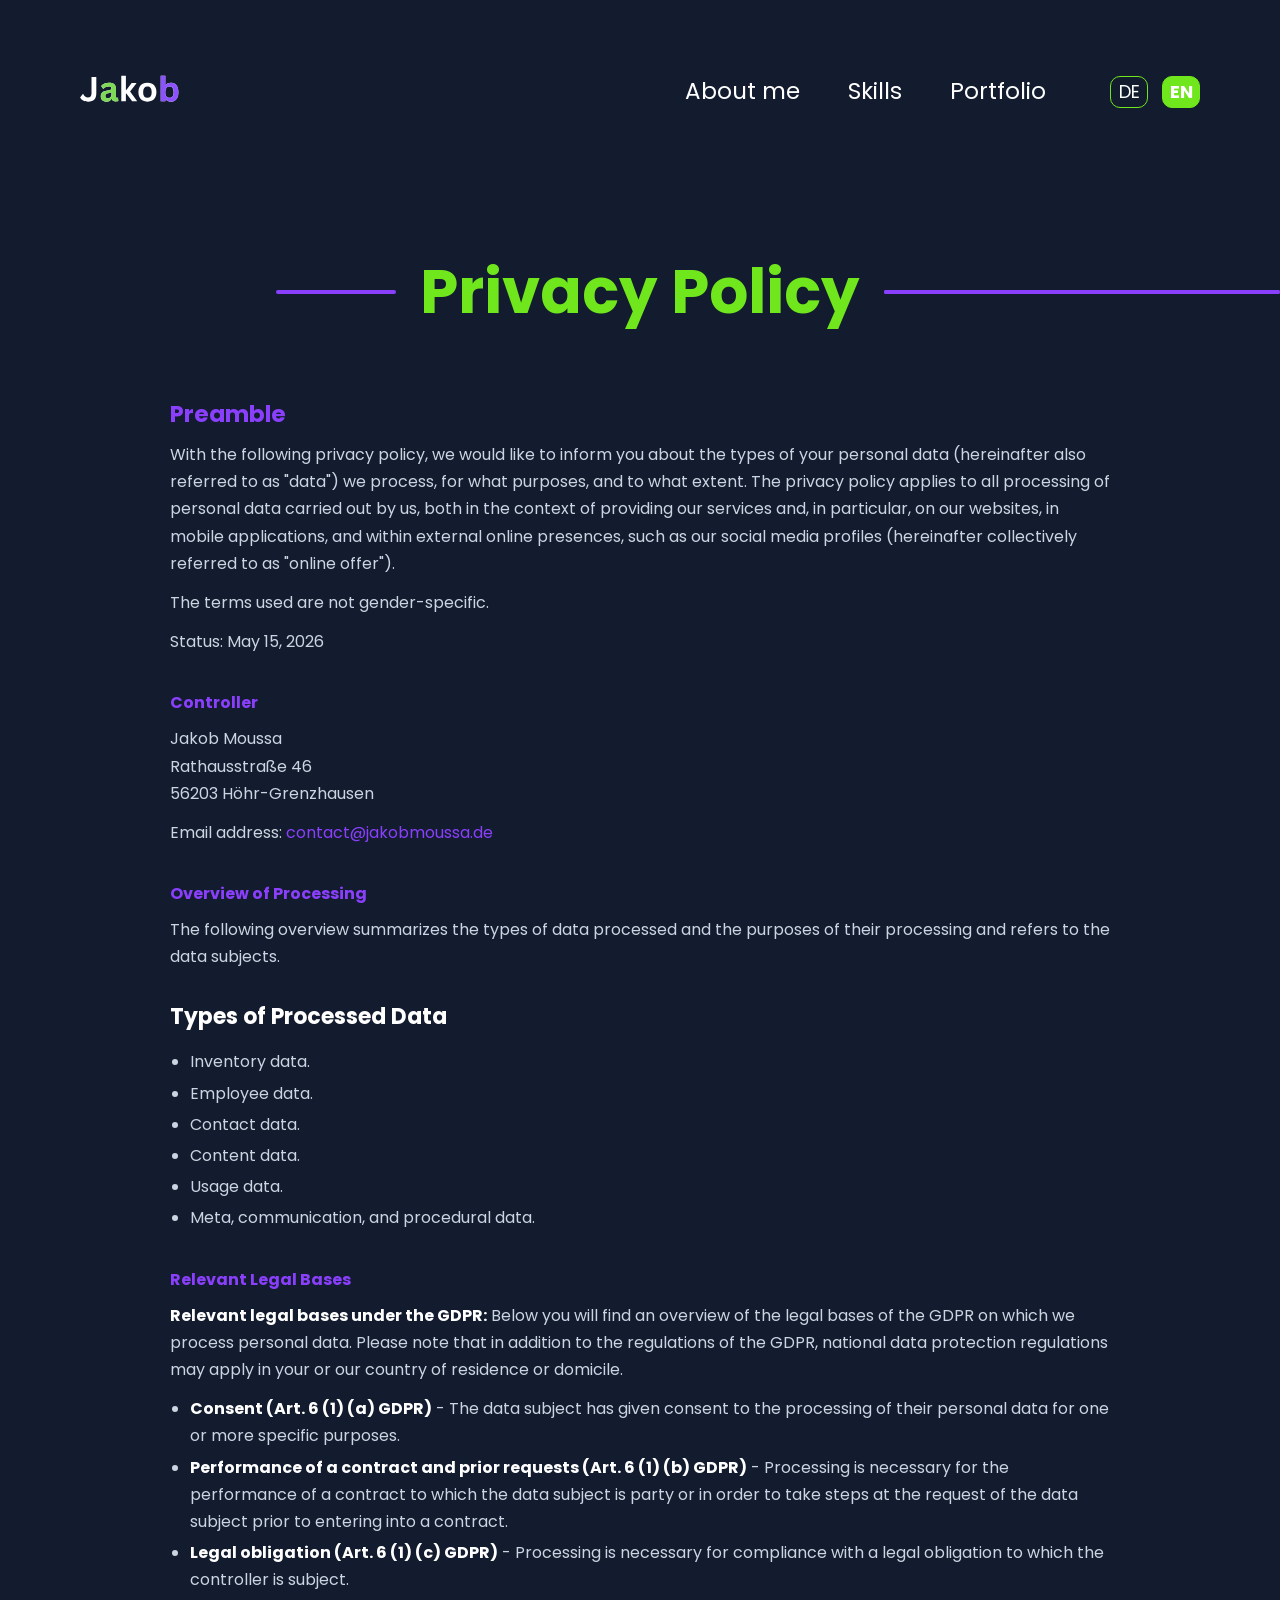
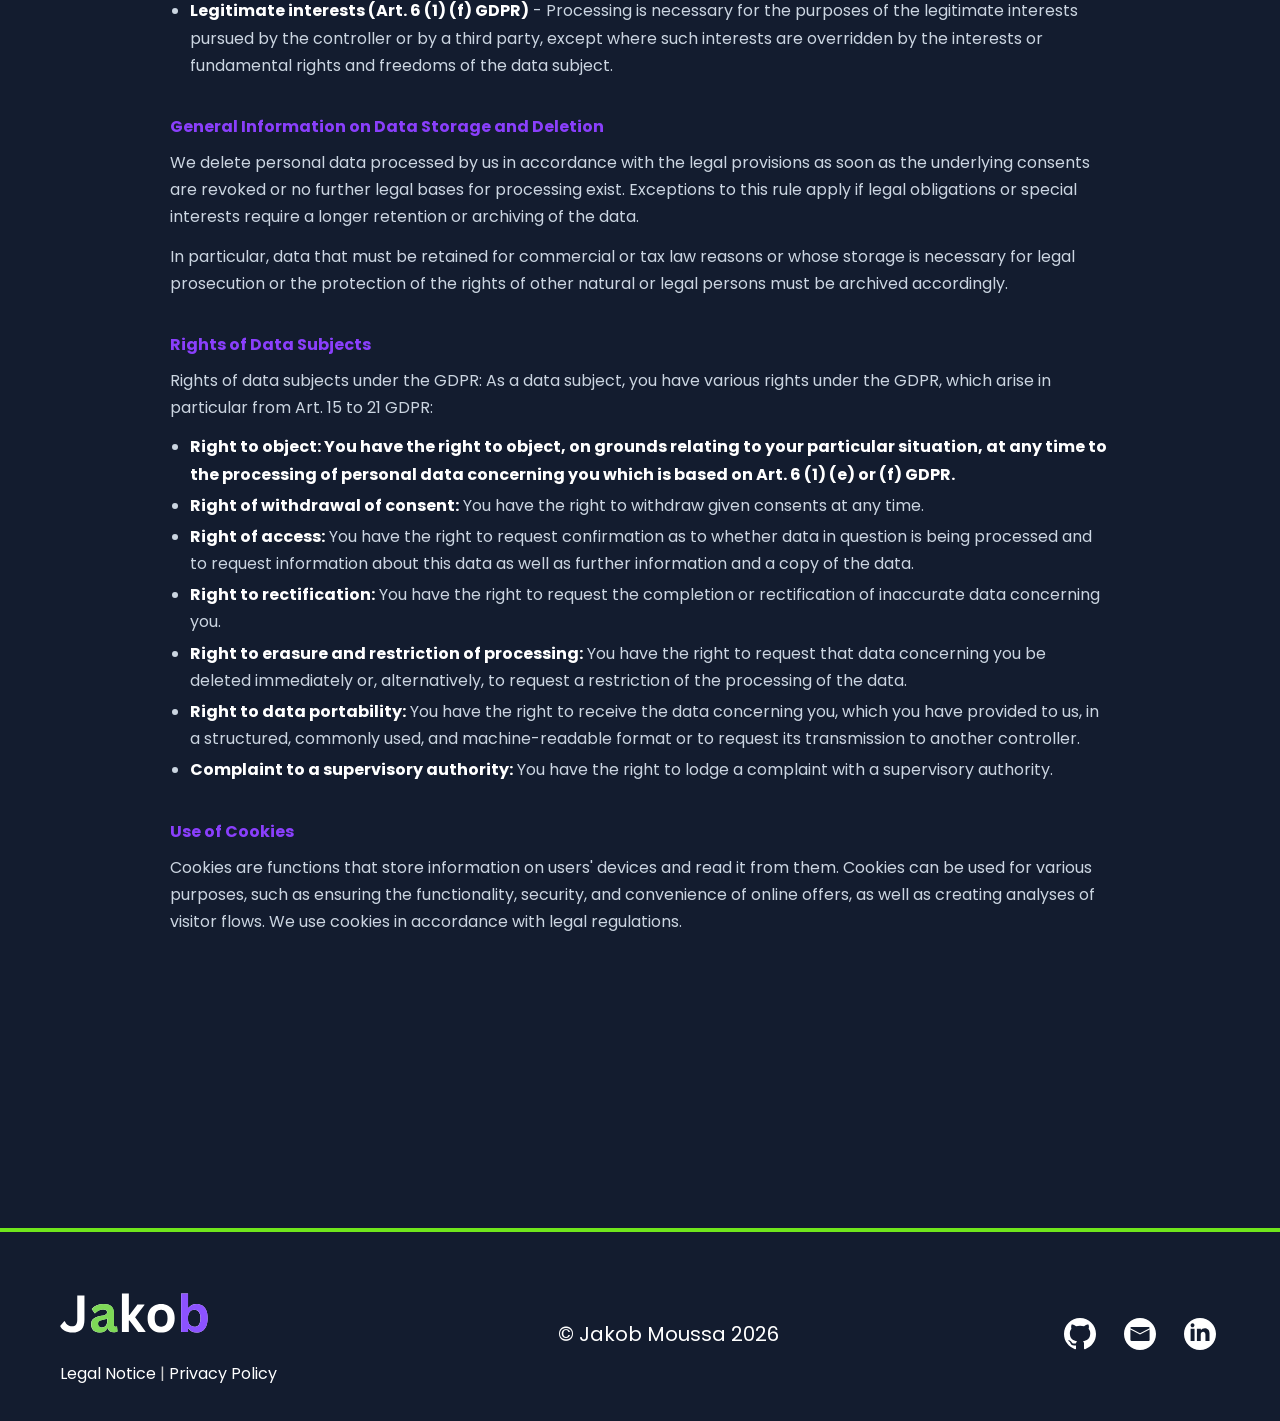
<file: datenschutz.html>
<!DOCTYPE html>
<html lang="de">

<head>
    <meta charset="UTF-8">
    <meta name="viewport" content="width=device-width, initial-scale=1.0">
    <title>Datenschutz - Jakob Moussa</title>

    <link rel="stylesheet" href="css/stlye.css">
    <link rel="stylesheet" href="css/hero.css">
    <link rel="stylesheet" href="css/legal.css">
    <link rel="stylesheet" href="css/contact-footer.css">
    <link rel="icon" href="assets/images/jm-icon.png">
</head>

<body>

    <header class="hero-header">
        <div class="logo">
            <a href="index.html"><img src="assets/images/Jakob.svg" alt="Logo"></a>
        </div>
        <div class="right-nav">
            <nav class="nav">
                <a href="index.html#about-section" data-translate="navAbout">About me</a>
                <a href="index.html#skills-section" data-translate="navSkills">Skills</a>
                <a href="index.html#portfolio-section" data-translate="navPortfolio">Portfolio</a>
            </nav>
            <div class="language-switch">
                <button>DE</button>
                <span class="separator">/</span>
                <button class="active">EN</button>
            </div>
        </div>
    </header>
    <section class="legal-section">
        <div class="back-arrow-container">
            <a href="index.html"><img src="assets/images/back-btn.svg" alt="back-arrow"></a>
        </div>
        <div class="legal-container">
            <div class="legal-headline-container">
                <span class="line"></span>
                <h1 class="legal-headline" data-translate="datenschutzTitle">Privacy Policy</h1>
                <span class="before-line"></span>
            </div>

            <div class="legal-content" data-translate="datenschutzContent">
            </div>
        </div>
    </section>

    <footer class="footer">
        <div class="footer-content">
            <div class="footer-left">
                <div class="footer-logo">
                    <span><img class="jakob-image" src="assets/images/Jakob.svg" alt="jakob"></span>
                </div>
                <p class="footer-legal">
                    <a class="impressum" href="impressum.html" data-translate="legalNoticeLink">Legal Notice</a> | <a
                        class="datenschutz" href="datenschutz.html" data-translate="privacyPolicyLink">Privacy
                        Policy</a>
                </p>
            </div>

            <div class="footer-center">
                <p class="footer-copyright">© Jakob Moussa 2026</p>
            </div>

            <div class="footer-right">
                <div class="footer-social">
                    <a href="https://github.com/JakobMoussa" target="_blank" rel="noopener noreferrer"
                        aria-label="GitHub"><img src="assets/images/icons/github.svg" alt="GitHub"></a>
                    <a href="mailto:contact@jakobmoussa.de" aria-label="Email"><img
                            src="assets/images/icons/Email button.svg" alt="Email"></a>
                    <a href="https://www.linkedin.com/in/jakob-moussa/" target="_blank" rel="noopener noreferrer"
                        aria-label="LinkedIn"><img src="assets/images/icons/Linkedin button.svg" alt="LinkedIn"></a>
                </div>
            </div>
        </div>
    </footer>
    <script src="./js/translations.js"></script>
</body>

</html>
</file>
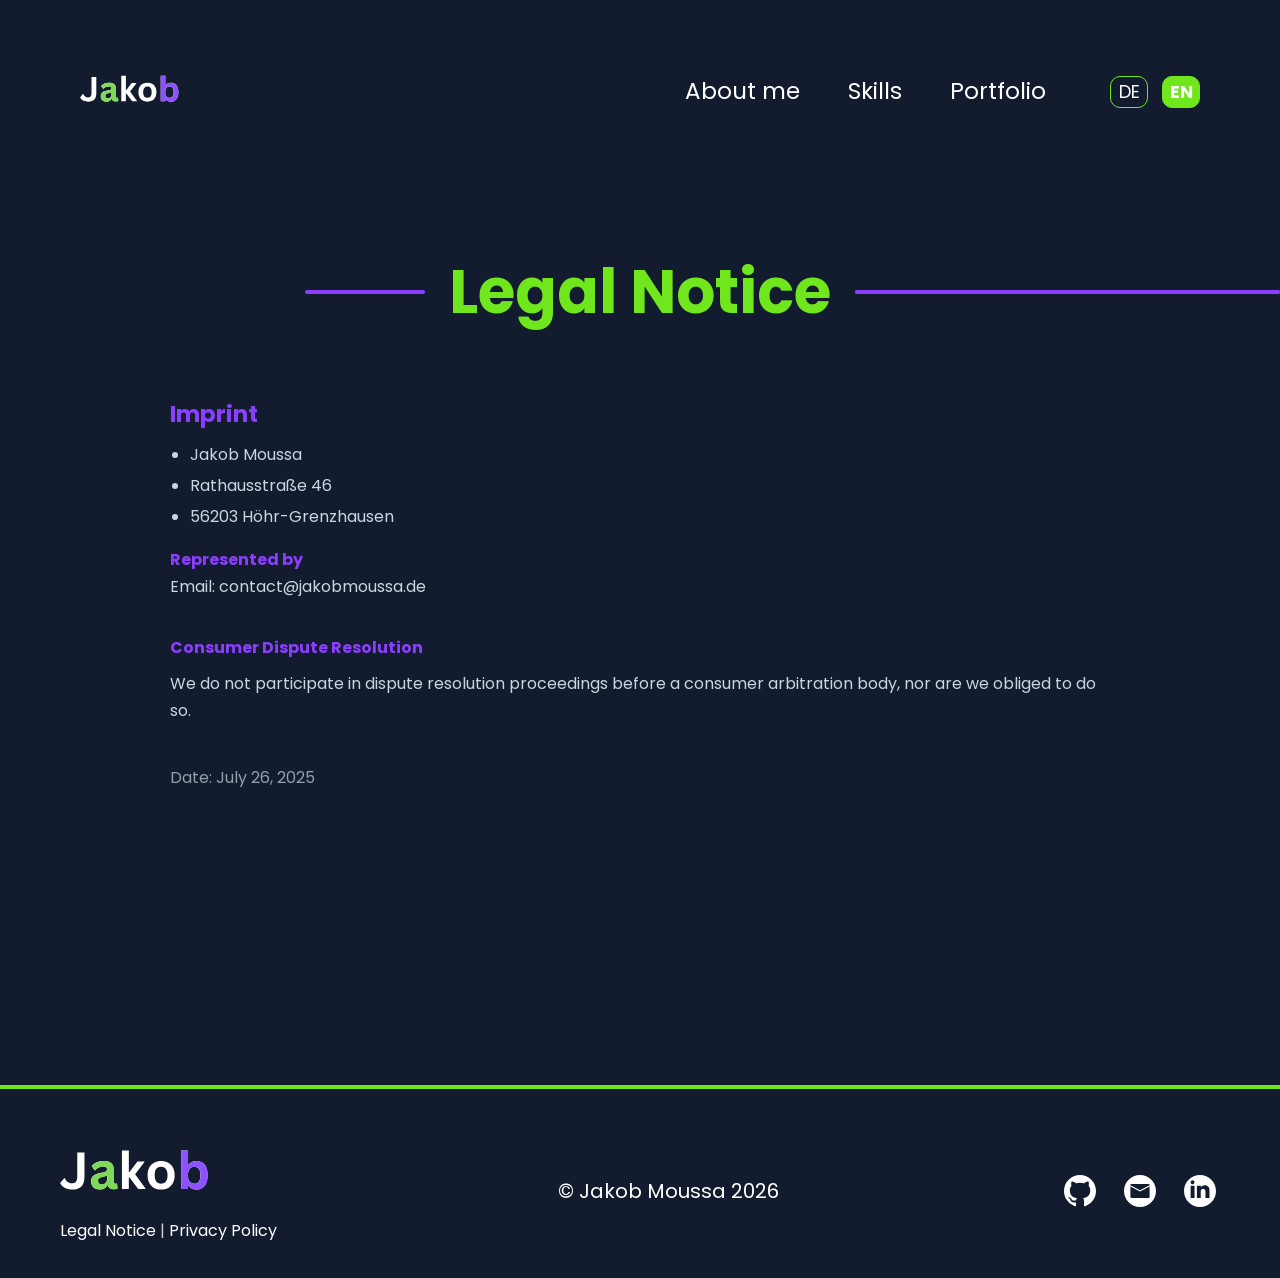
<file: impressum.html>
<!DOCTYPE html>
<html lang="en">

<head>
    <meta charset="UTF-8">
    <meta name="viewport" content="width=device-width, initial-scale=1.0">
    <title>Legal Notice - Jakob Moussa</title>

    <link rel="stylesheet" href="css/stlye.css">
    <link rel="stylesheet" href="css/hero.css">
    <link rel="stylesheet" href="css/legal.css">
    <link rel="stylesheet" href="css/contact-footer.css">
    <link rel="icon" href="assets/images/jm-icon.png">
</head>

<body>

    <header class="hero-header">
        <div class="logo">
            <a href="index.html"><img src="assets/images/Jakob.svg" alt="Logo"></a>
        </div>
        <div class="right-nav">
            <nav class="nav">
                <a href="index.html#about-section" data-translate="navAbout">About me</a>
                <a href="index.html#skills-section" data-translate="navSkills">Skills</a>
                <a href="index.html#portfolio-section" data-translate="navPortfolio">Portfolio</a>
            </nav>
            <div class="language-switch">
                <button>DE</button>
                <span class="separator">/</span>
                <button class="active">EN</button>
            </div>
        </div>
    </header>

    <section class="legal-section">
        <div class="back-arrow-container">
            <a href="index.html"><img src="assets/images/back-btn.svg" alt="back-arrow"></a>
        </div>
        <div class="legal-container">
            <div class="legal-headline-container">
                <span class="line"></span>
                <h1 class="legal-headline" data-translate="impressumTitle">Legal Notice</h1>
                <span class="before-line"></span>
            </div>

            <div class="legal-content" data-translate="impressumContent">
            </div>
        </div>
    </section>

    <footer class="footer">
        <div class="footer-content">
            <div class="footer-left">
                <div class="footer-logo">
                    <span><img class="jakob-image" src="assets/images/Jakob.svg" alt="jakob"></span>
                </div>
                <p class="footer-legal">
                    <a class="impressum" href="impressum.html" data-translate="legalNoticeLink">Legal Notice</a> | <a
                        class="datenschutz" href="datenschutz.html" data-translate="privacyPolicyLink">Privacy
                        Policy</a>
                </p>
            </div>

            <div class="footer-center">
                <p class="footer-copyright">© Jakob Moussa 2026</p>
            </div>

            <div class="footer-right">
                <div class="footer-social">
                    <a href="https://github.com/JakobMoussa" target="_blank" rel="noopener noreferrer"
                        aria-label="GitHub"><img src="assets/images/icons/github.svg" alt="GitHub"></a>
                    <a href="mailto:contact@jakobmoussa.de" aria-label="Email"><img
                            src="assets/images/icons/Email button.svg" alt="Email"></a>
                    <a href="https://www.linkedin.com/in/jakob-moussa/" target="_blank" rel="noopener noreferrer"
                        aria-label="LinkedIn"><img src="assets/images/icons/Linkedin button.svg" alt="LinkedIn"></a>
                </div>
            </div>
        </div>
    </footer>
    <script src="./js/translations.js"></script>

</body>

</html>
</file>
<file: css/stlye.css>
@import url('https://fonts.googleapis.com/css2?family=Montserrat:ital,wght@0,100..900;1,100..900&family=Poppins:ital,wght@0,100..900;1,100..900&display=swap');

* {
  margin: 0;
  padding: 0;
  box-sizing: border-box;
  font-family: 'Poppins', sans-serif;
}

html {
  background: #131c2f;
  scroll-behavior: smooth;
  scroll-padding-top: var(--header-height, 140px) !important;
  overflow-x: hidden;
}

body {
  background: #131c2f;
  color: white;
  width: 100%;
  margin: 0 auto;
  overflow-x: hidden;
  position: relative;
}

html.menu-open,
body.menu-open {
  overflow: hidden;
}

#hero-section,
#about-section,
#skills-section,
#portfolio-section,
#contact-section {
  max-width: 1440px;
  margin: 0 auto;
  position: relative;
  width: 100%;
}

#about-section {
  z-index: 2;
}

.jakob-image {
  width: 150px;
  height: 60px;
}

#about-section,
#skills-section,
#contact-section {
  scroll-margin-top: 0px;
}

#portfolio-section {
  scroll-margin-top: -40px;
}

@media(min-width: 800px) and (max-width: 1024px) {
  #portfolio-section {
    scroll-margin-top: -30px;
  }
}

@media(min-width: 500px) and (max-width: 799px) {
  #portfolio-section {
    scroll-margin-top: -50px;
  }
}

@media(max-width: 499px) {
  #portfolio-section {
    scroll-margin-top: -60px;
  }

  #skills-section {
    scroll-margin-top: 10px !important;
  }
}
</file>
<file: css/hero.css>
#hero-section {
  position: relative;
  height: 100vh;
}

.hero {
  position: relative;
  display: flex;
  flex-direction: column;
  justify-content: space-between;
  box-sizing: border-box;
  height: 100vh;
}

.hero-header {
  position: fixed;
  top: 0;
  left: 0;
  right: 0;
  width: 100%;
  max-width: 1440px;
  margin: 0 auto;
  background: #131c2f;
  box-shadow: -50vw 0 0 0 #131c2f, 50vw 0 0 0 #131c2f;
  z-index: 1000;
  display: flex;
  justify-content: space-between;
  align-items: center;
  padding: clamp(25px, 3%, 40px) clamp(45px, 7%, 80px) 0 clamp(45px, 7%, 80px);
}

.logo img {
  width: 100px;
  height: 100px;
}

.right-nav {
  display: flex;
  align-items: center;
  gap: clamp(45px, 5vw, 72px);
}

.nav {
  display: flex;
  align-items: center;
  gap: clamp(28px, 4vw, 48px);
}

.nav a {
  text-decoration: none;
  color: #ffffff;
  font-size: clamp(16px, 2vw, 23px);
  font-weight: 400;
  line-height: 1;
  text-decoration-color: transparent;
  text-decoration-thickness: 2px;
  text-underline-offset: 6px;
  transition: color 0.2s ease, text-decoration-color 0.2s ease;
}

.nav a:hover {
  color: #70e61c;
  text-decoration-line: underline;
  text-decoration-color: #8a3ffc;
}

.nav a[href="#contact-section"] {
  display: none;
}

.language-switch {
  display: flex;
  align-items: center;
  gap: 14px;
}

.language-switch .separator {
  display: none;
}

.language-switch button {
  width: 38px;
  height: 32px;
  border-radius: 10px;
  border: 1px solid #70e61c;
  background: transparent;
  color: #ffffff;
  font-size: 18px;
  cursor: pointer;
  transition: all 0.2s ease;
}

.language-switch button.active {
  background: #70e61c;
  color: #ffffff;
  font-weight: 700;
}

.language-switch button:hover {
  transform: scale(1.05);
}

.hero-content {
  display: flex;
  align-items: center;
  justify-content: start;
  margin-top: clamp(14vh, 15vw, 18vh);
  max-width: 100%;
  position: relative;
}

.hero-image {
  position: relative;
  width: clamp(350px, 45vw, 646px);
  height: clamp(400px, 51vw, 705px);
  flex-shrink: 0;
}

.profile-img {
  position: absolute;
  inset: 0;
  width: 100%;
  height: 100%;
  object-fit: cover;
  z-index: 2;
}

.shadow-green {
  position: absolute;
  width: clamp(300px, 36vw, 521px);
  height: clamp(220px, 27vw, 378px);
  top: clamp(100px, 14vw, 200px);
  left: clamp(100px, 16vw, 230px);
  z-index: 0;
  transform: rotate(45deg);
}

.shadow-purple {
  position: absolute;
  width: clamp(250px, 30vw, 407px);
  height: clamp(350px, 43vw, 608px);
  top: clamp(30px, 7vw, 100px);
  left: 0;
  z-index: 1;
  transform: rotate(180deg);
}

.vector {
  width: 100vw;
  height: calc(1.53 * clamp(400px, 51vw, 705px));
  max-width: none;
  position: absolute;
  top: 18vh;
  left: 50%;
  transform: translateX(-50%);
  z-index: 2;
  object-fit: fill;
}

.hero-text {
  margin-bottom: clamp(20px, 3vw, 50px);
  transform: translateX(clamp(-100px, -8vw, -100px));
  z-index: 7;
  transition: scale 0.3s ease;
  min-width: 240px;
}

.hero-text .intro {
  font-size: clamp(44px, 5.5vw, 64px);
  color: white;
  font-weight: 400;
  margin: 0;
}

.hero-text h1 {
  font-size: 90px;
  margin: clamp(8px, 1vw, 10px) 0;
  font-weight: 700;
}

.hero-text h2 {
  font-size: 90px;
  color: #9747FF;
  margin: 0;
}

.Hero-button {
  display: block;
  width: fit-content;
  margin: clamp(20px, 3vw, 30px) auto 0;
  padding: clamp(10px, 1.2vw, 15px) clamp(20px, 2.5vw, 30px);
  font-size: 23px;
  border: none;
  border-radius: 7px;
  background: #70E61C;
  color: white;
  font-weight: bold;
  cursor: pointer;
  transition: all 0.3s ease;
}

.Hero-button:hover {
  background: #8a3ffc;
  transform: scale(1.2);
}

.scroll-txt {
  position: absolute;
  font-size: clamp(16px, 2vw, 23px);
  bottom: 12vh;
  transform: translateY(0) rotate(90deg);
  right: clamp(40px, 6%, 100px);
  z-index: 7;
  display: inline-flex;
  align-items: center;
  gap: 8px;
  animation: scrollFall 1.5s ease-out forwards;
}

@keyframes scrollFall {
  0% {
    transform: translateY(-50px) rotate(90deg);
    opacity: 0;
  }

  100% {
    transform: translateY(0) rotate(90deg);
    opacity: 1;
  }
}

.purple-shadow-2 {
  position: absolute;
  right: calc(50% - 50vw);
  bottom: -60vh;
  z-index: 2;
  pointer-events: none;
  width: clamp(200px, 25vw, 400px);
  height: auto;
}

.arrow-icon {
  rotate: -90deg;
}

.hero-title-group {
  display: flex;
  align-items: center;
  gap: 20px;
}

.hero-side-text {
  display: flex;
  align-items: center;
}

.hero-side-text span {
  writing-mode: vertical-rl;
  transform: rotate(180deg);
  font-size: 58px !important;
  font-weight: 300;
  color: #ffffff;
  line-height: 1;
}

.hero-main-text {
  display: flex;
  flex-direction: column;
}

.hero-main-text h1 {
  margin: 0;
  font-size: 90px;
  font-weight: 700;
  line-height: 0.95;
  color: #ffffff;
}

.hero-main-text h2 {
  margin: 0;
  font-size: 52px;
  font-weight: 400;
  line-height: 1;
  color: #8a3ffc;
}

.about-topbar.animate {
  animation: slideFromLeft 1.2s ease-out forwards;
}

.about-topbar {
  display: flex;
  align-items: center;
  justify-content: flex-start;
  column-gap: 20px;
  position: absolute;
  bottom: 3vh;
  left: 0;
  padding-left: clamp(45px, 7%, 80px);
  margin: 0;
  z-index: 2;
  opacity: 0;
}

@media (min-width: 1440px) and (max-width: 4000px) {
  .scroll-txt {
    bottom: 12vh;
  }

}

@media (min-width: 1380px) and (max-width: 1439px) {
  .hero-main-text h1 {
    font-size: 80px;
  }

  .hero-main-text h2 {
    font-size: 47px;
  }

  .hero-side-text span {
    font-size: 57px !important;
  }
}

@media (min-width: 1300px) and (max-width: 1379px) {
  .hero-main-text h1 {
    font-size: 75px;
  }

  .hero-main-text h2 {
    font-size: 44px;
  }

  .hero-side-text span {
    font-size: 52px !important;
  }
}

@media (min-width: 1200px) and (max-width: 1299px) {
  .hero-main-text h1 {
    font-size: 70px;
  }

  .hero-main-text h2 {
    font-size: 40px;
  }

  .hero-side-text span {
    font-size: 48px !important;
  }
}

@media (min-width: 1100px) and (max-width: 1199px) {
  .hero-main-text h1 {
    font-size: 65px;
  }

  .hero-main-text h2 {
    font-size: 38px;
  }

  .hero-side-text span {
    font-size: 44px !important;
  }

  .profile-img {
    top: 90px !important;
  }
}

@media (min-width: 1000px) and (max-width: 1099px) {
  .hero-main-text h1 {
    font-size: 60px !important;
  }

  .hero-main-text h2 {
    font-size: 35px;
  }

  .hero-side-text span {
    font-size: 40px !important;
  }

  .profile-img {
    top: 30px !important;
  }

  .vector {
    top: 17vh;
  }
}

@media (min-width: 900px) and (max-width: 999px) {
  .hero-main-text h1 {
    font-size: 60px !important;
  }

  .shadow-green {
    top: clamp(100px, 17vw, 200px);
  }

  .profile-img {
    width: 400px !important;
    height: 420px !important;
  }

  .shadow-purple {
    top: 106px;
  }

  .hero-main-text h2 {
    font-size: 35px !important;
  }

  .hero-side-text span {
    font-size: 40px !important;
  }

  .profile-img {
    top: 80px !important;
  }

  .vector {
    height: calc(1.53 * 440px);
    top: 16vh;
  }
}

@media (min-width: 800px) and (max-width: 899px) {

  .about-topbar {
    margin-top: 0;
  }

  .hero-main-text h1 {
    font-size: 50px !important;
  }

  .hero-main-text h2 {
    font-size: 30px;
  }

  .hero-side-text span {
    font-size: 35px !important;
  }

  .profile-img {
    width: 320px;
    height: 370px;
    top: 40px !important;
  }

  .shadow-purple {
    top: 100px;
  }

  .shadow-green {
    top: 150px;
    left: 100px;
  }

  .Hero-button {
    font-size: 20px;
  }

  .scroll-txt {
    bottom: 12vh;
  }

  .vector {
    height: calc(1.53 * 370px);
    top: 14vh;
  }

}

@media (max-width: 707px) {
  .Hero-button {
    font-size: 16px !important;
    margin: 12px auto !important;
    width: fit-content !important;
  }
}

@media (min-width: 700px) and (max-width: 799px) {

  .about-topbar {
    margin-top: 0px;
  }

  .hero-main-text h1 {
    font-size: 40px !important;
  }

  .hero-text {
    margin-bottom: 80px;
  }

  .hero-main-text h2 {
    font-size: 23px;
  }

  .hero-side-text span {
    font-size: 28px !important;
  }

  .profile-img {
    width: 280px;
    height: 290px;
    top: 36px !important;
  }

  .vector {
    top: 22%;
    height: calc(1.53 * 320px);
  }

  .shadow-green {
    top: clamp(64px, 14vw, 0px) !important;
    left: clamp(1px, 9vw, 169px);
  }

  .shadow-purple {
    width: clamp(220px, 30vw, 350px) !important;
    top: clamp(1px, 7vw, 0px) !important;
  }

  .Hero-button {
    font-size: 16px !important;
    margin: 12px auto !important;
    width: fit-content !important;
  }

  .scroll-txt {
    bottom: 12vh;
  }
}

@media (min-width: 600px) and (max-width: 699px) {

  .about-topbar {
    margin-top: 0px;
  }

  .hero-main-text h1 {
    font-size: 31px !important;
  }

  .hero-main-text h2 {
    font-size: 18px !important;
  }

  .hero-side-text span {
    font-size: 22px !important;
  }

  .hero-text {
    margin-bottom: 0px;
  }

  .profile-img {
    width: 250px;
    height: 260px;
    left: 18px;
    top: 40px !important;
  }

  .hero-image {
    position: relative;
    height: clamp(275px, 40vw, 705px);
  }

  .vector {
    top: 40%;
    height: calc(1.53 * 280px);
  }

  .nav {
    gap: clamp(20px, 4vw, 20px);
  }

  .shadow-green {
    width: 250px !important;
    height: 250px !important;
    top: clamp(64px, 14vw, 0px) !important;
    left: 70px;
  }

  .shadow-purple {
    width: 200px !important;
    height: 250px !important;
    left: 0px;
  }

  .Hero-button {
    font-size: 16px !important;
    margin: 12px auto !important;
    width: fit-content !important;
  }

  .hero-text {
    min-width: 270px;
  }

  .scroll-txt {
    bottom: 12vh;
  }
}

@media (min-width: 500px) and (max-width: 599px) {

  .about-topbar {
    margin-top: 0px;
  }

  .hero-header {
    padding: 10px 22px 0 22px !important;
  }

  .nav {
    gap: clamp(8px, 3vw, 25px) !important;
  }

  .right-nav {
    gap: 10px;
  }

  .language-switch {
    gap: 10px !important;
  }

  .language-switch button {
    height: 30px;
    font-size: 16px;
  }

  .hero-main-text h1 {
    font-size: 28px !important;
  }

  .hero-main-text h2 {
    font-size: 16px;
  }

  .hero-side-text span {
    font-size: 20px !important;
  }

  .hero-text {
    margin-bottom: 60px;
  }

  .Hero-button {
    padding: clamp(8px, 1.2vw, 16px) clamp(15px, 2.5vw, 30px) !important;
  }

  .profile-img {
    width: 230px;
    height: 240px;
    left: 18px;
    top: 20px !important;
  }

  .hero-image {
    height: clamp(320px, 51vw, 705px);
  }

  .shadow-green {
    width: 250px !important;
    height: 250px !important;
    top: clamp(64px, 14vw, 0px) !important;
    left: 57px;
  }

  .shadow-purple {
    width: 200px !important;
    height: 250px !important;
    left: 0px;
  }

  .scroll-txt {
    font-size: clamp(14px, 2vw, 23px);
    right: clamp(0px, 0%, 100px);
  }

  .scroll-txt {
    bottom: 12vh;
  }

  .Hero-button {
    font-size: 16px !important;
    margin: 12px auto !important;
    width: fit-content !important;
  }

  .vector {
    top: 27%;
    height: calc(1.53 * 280px);
  }

  .purple-shadow-2 {
    width: clamp(160px, 25vw, 380px);
  }
}

@media (max-width: 530px) {
  .logo img {
    width: 100px;
  }

  .hero-text {
    transform: translateX(clamp(-180px, -8vw, -120px));
  }
}

@media (max-width: 499px) {

  .about-topbar {
    margin-top: 0px;
  }

  .logo span {
    font-size: 26px !important;
  }

  .hero-header {
    padding: 0px 30px !important;
  }

  .nav,
  .language-switch {
    display: none !important;
  }

  .nav a[href="#contact-section"] {
    display: flex;
  }

  .right-nav {
    width: 30px;
    height: 20px;
    position: relative;
    display: block;
    cursor: pointer;
    gap: 0 !important;
  }

  .right-nav::before {
    content: "";
    position: absolute;
    top: 0;
    left: 0;
    width: 100%;
    height: 3px;
    background: white;
    box-shadow: 0 9px 0 white, 0 18px 0 white;
  }

  .hero-content {
    flex-direction: column;
    margin-top: 12vh !important;
  }

  .hero-image {
    width: 100% !important;
    height: 230px !important;
    display: flex;
    justify-content: center;
  }

  .profile-img {
    width: 340px !important;
    height: 350px !important;
    left: 50% !important;
    transform: translateX(-50%);
    top: 59px !important;
  }

  .shadow-green {
    width: 331.65px !important;
    height: 240px !important;
    top: 20px !important;
    left: 50% !important;
    transform: translateX(-20%) rotate(45deg) !important;
  }

  .shadow-purple {
    width: 220px !important;
    height: 250px !important;
    top: 20px !important;
    left: 50% !important;
    transform: translateX(-80%) !important;
  }

  .hero-text {
    transform: translateX(0) !important;
    display: flex;
    flex-direction: column;
    align-items: center;
    margin-bottom: 25px !important;
    margin-top: 350px;
  }

  .hero-title-group {
    justify-content: center;
    gap: 15px !important;
    margin-bottom: 15px;
  }

  .hero-main-text h1 {
    font-size: 40px !important;
    text-align: left;
  }

  .hero-main-text h2 {
    font-size: 22px !important;
    text-align: left;
  }

  .hero-side-text span {
    font-size: 30px !important;
  }

  .Hero-button {
    font-size: 20px !important;
    padding: 10px 30px !important;
    margin: 0 auto !important;
    width: fit-content !important;
  }

  .scroll-txt {
    display: none !important;
  }

  .vector {
    display: none !important;
  }

  .purple-shadow-2 {
    width: clamp(160px, 25vw, 380px);
  }

  @keyframes slideInRight {
    from {
      transform: translateX(100%);
    }

    to {
      transform: translateX(0);
    }
  }

  @keyframes slideOutRight {
    from {
      transform: translateX(0);
    }

    to {
      transform: translateX(100%);
    }
  }

  body.menu-open,
  body.menu-closing {
    overflow: hidden;
  }

  body.menu-open .logo,
  body.menu-closing .logo {
    position: relative;
    z-index: 1001;
  }

  body.menu-open .right-nav,
  body.menu-closing .right-nav {
    position: fixed;
    top: 0;
    left: 0;
    width: 100vw;
    height: 100vh;
    background: rgba(19, 28, 47, 0.95);
    display: flex;
    flex-direction: column;
    justify-content: center;
    align-items: center;
    z-index: 1000;
  }

  body.menu-open .right-nav {
    animation: slideInRight 0.3s ease-out forwards;
  }

  body.menu-closing .right-nav {
    animation: slideOutRight 0.3s ease-in forwards;
  }

  body.menu-open .right-nav::before,
  body.menu-closing .right-nav::before {
    content: "";
    position: absolute;
    top: 35px;
    right: 35px;
    left: auto;
    width: 40px;
    height: 40px;
    background: url("../assets/images/x-btn.png") no-repeat center center;
    background-size: contain;
    box-shadow: none;
    cursor: pointer;
  }

  body.menu-open .nav,
  body.menu-open .language-switch,
  body.menu-closing .nav,
  body.menu-closing .language-switch {
    display: flex !important;
  }

  body.menu-open .nav,
  body.menu-closing .nav {
    flex-direction: column;
    gap: 40px !important;
    text-align: center;
  }

  body.menu-open .nav a,
  body.menu-closing .nav a {
    font-size: 28px !important;
    color: white;
    text-decoration: none;
  }

  body.menu-open .language-switch,
  body.menu-closing .language-switch {
    margin-top: 30px;
    flex-direction: row-reverse;
    align-items: center;
    gap: 0 !important;
  }

  body.menu-open .language-switch button,
  body.menu-closing .language-switch button {
    background: transparent !important;
    border: none !important;
    font-size: 24px !important;
    color: white;
    font-weight: 400;
  }

  body.menu-open .language-switch button.active,
  body.menu-closing .language-switch button.active {
    color: #70e61c !important;
    font-weight: 700;
  }

  body.menu-open .language-switch .separator,
  body.menu-closing .language-switch .separator {
    display: inline !important;
    color: white;
    font-size: 24px !important;
    font-weight: 400;
    pointer-events: none;
  }


  .hero-main-text h1 {
    font-size: 40px !important;
  }

  .hero-main-text h2 {
    font-size: 23px !important;
  }

  .hero-side-text span {
    font-size: 28px !important;
  }

  .purple-shadow-2 {
    bottom: -57vh;
    top: auto;
    height: 470px;
    width: 240px;
  }

  .shadow-purple {
    width: 370px !important;
    height: 580px !important;
    top: 0 !important;
    left: 55% !important;
    transform: translateX(-80%) !important;
  }

  .shadow-green {
    width: 340px !important;
    height: 455px !important;
    top: 14px !important;
    left: 57% !important;
    transform: translateX(-37%) rotate(0deg) !important;
  }

  .vector {
    display: flex !important;
    top: 250px !important;
    height: auto;
    object-fit: contain;
  }

  .hero-text {
    margin-top: 25vh !important;
  }
}

@media (min-width: 320px) and (max-width: 430px) {
  .topbar-line {
    flex: 0 0 100px !important;
  }

  .profile-img {
    width: 340px !important;
    height: 370px !important;
    top: 25px !important;
  }

  .vector {
    top: 243px;
  }
}

@media (max-width: 399px) {

  .hero-main-text h1 {
    font-size: 38px !important;
  }

  .hero-main-text h2 {
    font-size: 22px !important;
  }

  .hero-side-text span {
    font-size: 28px !important;
  }

  .Hero-button {
    font-size: 18px !important;
    padding: 10px 28px !important;
  }

  .shadow-green {
    width: 320px !important;
    height: 455px !important;
    top: -12px !important;
    left: 48% !important;
    transform: translateX(-37%) rotate(0deg) !important;
  }

}

@media (max-width: 375px) {
  .hero-content {
    margin-top: 8vh !important;
  }

  .profile-img {
    width: 320px !important;
    height: 330px !important;
    top: 55px !important;
  }

  .hero-text {
    margin-top: 26vh !important;
    margin-bottom: 10px !important;
  }

  .hero-main-text h1 {
    font-size: 36px !important;
  }

  .hero-main-text h2 {
    font-size: 20px !important;
  }

  .hero-side-text span {
    font-size: 26px !important;
  }

  .Hero-button {
    font-size: 16px !important;
    padding: 10px 28px !important;
  }

  .vector {
    top: 260px;
  }

  .shadow-purple {
    height: 450px !important;
    width: 300px !important;
  }

  .shadow-green {
    width: 280px !important;
    height: 380px !important;
  }

  .about-topbar {
    bottom: 1.5vh;
  }
}

@media (max-width: 370px) {

  .hero-main-text h1 {
    font-size: 34px !important;
  }

  .hero-main-text h2 {
    font-size: 20px !important;
  }

  .hero-side-text span {
    font-size: 24px !important;
  }

  .Hero-button {
    font-size: 18px !important;
    padding: 10px 28px !important;
  }
}

@media (max-width: 375px) {
  .shadow-green {
    width: 310px !important;
  }

  .profile-img {
    width: 320px !important;
  }
}

@media (max-width: 366px) {

  .social-links {
    gap: 30px !important;
  }

  .profile-img {
    width: 340px !important;
    height: 350px !important;
  }

  .shadow-green {
    width: 298px !important;
  }

  .shadow-green {
    height: 455px !important;
    top: 33px !important;
    left: 50% !important;
  }

  .shadow-purple {
    top: 46px !important;
  }

  .hero-text {
    margin-top: 30vh !important;
  }
}


@media (max-width: 340px) {

  .shadow-green {
    width: 267px !important;
  }

  .profile-img {
    width: 280px !important;
  }

  .shadow-green {
    top: 15px !important;
  }

  .profile-img {
    height: 290px !important;
    left: 50% !important;
    transform: translateX(-50%);
    top: 50px !important;
  }

  .shadow-green {
    height: 396px !important;
  }

  .hero-text {
    margin-top: 22vh !important;
  }
}

@media (max-width: 330px) {}

@media (max-width: 320px) {


  .hero-main-text h1 {
    font-size: 30px !important;
  }

  .hero-main-text h2 {
    font-size: 18px !important;
  }

  .hero-side-text span {
    font-size: 22px !important;
  }

  .vector {
    display: flex !important;
    top: 260px !important;
  }

  .Hero-button {
    font-size: 16px !important;
    padding: 10px 24px !important;
  }

  .profile-img {
    width: 320px !important;
    height: 350px !important;
  }

  .shadow-purple {
    width: 260px !important;
    height: 420px !important;
  }

  .shadow-green {
    height: 480px !important;
  }

  .hero-text {
    margin-top: 30vh !important;
  }

  .profile-img {
    width: 300px !important;
    height: 330px !important;
    top: 65px !important;
  }

  .shadow-green {
    width: 220px !important;
    height: 339px !important;
    top: 53px !important;
    left: 180px !important;
    transform: translateX(-37%) rotate(180deg) !important;
  }

  .topbar-line {
    flex: 0 0 73px !important;
  }
}


@media (max-height: 650px) and (orientation: landscape) {

  .hero-header {
    padding: 0 20px 0 20px !important;
  }

  .logo img {
    height: 85px !important;
  }

  #hero-section,
  .hero {
    height: auto !important;
    min-height: 100vh;
  }

  .hero-content {
    margin-top: 76px !important;
    align-items: center;
  }

  .hero-image {
    width: clamp(200px, 30vw, 300px) !important;
    height: clamp(200px, 30vw, 300px) !important;
  }

  .profile-img {
    width: clamp(180px, 25vw, 247px) !important;
    height: clamp(100px, 28vw, 249px) !important;
    top: 20px !important;
    left: 50% !important;
    transform: translateX(-50%) !important;
  }

  .shadow-green,
  .shadow-purple {
    width: clamp(150px, 20vw, 200px) !important;
    height: clamp(150px, 20vw, 200px) !important;
    top: 10px !important;
  }

  .vector {
    top: 30px !important;
    height: 400px !important;
    z-index: 2;
  }

  .scroll-txt {
    bottom: 40px !important;
    right: 20px !important;
  }

  .purple-shadow-2 {
    bottom: -200px !important;
  }

  .about-topbar {
    position: relative !important;
    bottom: auto !important;
    margin-top: 20px !important;
    margin-bottom: 20px !important;
  }

  .hero-text {
    transform: translateX(0) !important;
    margin-top: 0 !important;
    margin-bottom: 0 !important;
    margin-left: clamp(10px, 3vw, 30px) !important;
  }

  .hero-main-text h1 {
    font-size: clamp(32px, 5vw, 50px) !important;
  }

  .hero-main-text h2 {
    font-size: clamp(20px, 3vw, 30px) !important;
  }

  .hero-side-text span {
    font-size: clamp(26px, 4vw, 35px) !important;
  }

  html {
    scroll-padding-top: 85px !important;
  }
}

@media (max-width: 499px) and (max-height: 650px) {

  #hero-section,
  .hero {
    height: auto !important;
    min-height: 100vh;
  }

  .hero {
    padding-bottom: 40px;
  }
}

@media (max-width: 558px) and (max-height: 571px) {

  #hero-section,
  .hero {
    height: 69vh;
  }
}

@media (max-width: 425px) and (max-height: 420px) {

  .profile-img {
    height: 200px !important;
    width: 200px !important;
  }

  .shadow-green,
  .shadow-purple {
    width: 260px !important;
    height: 250px !important;
    top: 10px !important;
  }
}

@media (max-width: 332px) and (max-height: 411px) {

  .profile-img {
    height: 200px !important;
    width: 200px !important;
  }

  .shadow-green,
  .shadow-purple {
    width: 200px !important;
    height: 250px !important;
    top: 10px !important;
  }
}

@media (width: 768px) and (height: 1024px),
(width: 820px) and (height: 1180px),
(width: 1024px) and (height: 1366px),
(width: 853px) and (height: 1280px),
(min-height: 750px) and (min-width: 500px) and (max-width: 800px) {

  .hero-content {
    margin-top: 25vh;
  }
}

@media (width: 768px) and (height: 1024px) {
  .profile-img {
    width: 320px;
    height: 370px;
    top: -12px !important;
  }

  .hero-text {
    transform: translateX(clamp(-100px, -8vw, -50px));
  }
}
</file>
<file: css/legal.css>
body {
  display: flex;
  flex-direction: column;
  min-height: 100vh;
}

.legal-section {
  position: relative;
  color: #fff;
  background: #131c2f;
  flex: 1;
}

.legal-container {
  max-width: 1100px;
  margin: 0 auto;
  position: relative;
  z-index: 2;
  margin-top: 40px;
}


.legal-headline-container {
  display: grid;
  grid-template-columns: 1fr auto 1fr;
  align-items: center;
  gap: 24px;
  margin-bottom: 60px;
  margin-top: 200px;
  width: 100vw;
  position: relative;
  left: 50%;
  transform: translateX(-50%);
  box-sizing: border-box;
}

.legal-headline-container .line {
  width: 120px;
  height: 4px;
  background: #8a3ffc;
  border-radius: 2px;
  justify-self: end;
}

.before-line {
  width: 100%;
  height: 4px;
  background: #8a3ffc;
  border-radius: 2px;
  position: relative;
  overflow: visible;
  justify-self: start;
}

.before-line::after {
  content: "";
  position: absolute;
  top: 0;
  left: 0;
  width: 100%;
  height: 100%;
  background: #8a3ffc;
  border-radius: inherit;
}

.legal-headline {
  font-size: 61px;
  color: #70e61c;
  margin: 0;
  font-weight: 700;
  white-space: nowrap;
  text-align: center;
}

.legal-content h2 {
  font-size: 16px;
  color: #8a3ffc;
  margin: 35px 0 10px 0;
  font-weight: 700;
  text-align: left;
}

.legal-content h2:first-of-type {
  font-size: 23px;
  margin-top: 0;
}

.legal-content {
  padding: 0px 80px 80px 80px;
}

.legal-content p {
  font-size: 16px;
  color: #cbd5e1;
  line-height: 1.7;
  margin-bottom: 12px;
  text-align: left;
  max-width: 100%;
}

.legal-content strong {
  color: #fff;
  font-size: 16px;
}

.legal-content a {
  color: #8a3ffc;
  text-decoration: none;
  transition: 0.3s;
}

.legal-content a:hover {
  color: #70e61c;
}

.legal-content ul {
  margin: 0 0 15px 20px;
  color: #cbd5e1;
  font-size: 16px;
  line-height: 1.7;
  list-style-type: disc;
}

.legal-content li {
  margin-bottom: 4px;
}

.legal-date {
  margin-top: 40px !important;
  font-size: 16px !important;
  opacity: 0.7;
}

.legal-green-shadow {
  position: absolute;
  height: 500px;
  bottom: -100px;
  left: -200px;
  z-index: 1;
  opacity: 0.4;
}

.legal-content h3 {
  font-size: 22px;
  color: #fff;
  margin: 30px 0 15px 0;
}

.headline {
  color: #8a3ffc !important;
}

@media (max-width: 768px) {

  .legal-headline {
    font-size: 45px;
  }

  .legal-headline-container .line {
    width: 60px;
  }
}

@media (max-width: 499px) {

  .back-arrow-container {
    position: absolute;
    top: 160px;
    right: 20px;
    z-index: 10;
    cursor: pointer;
    transition: transform 0.2s ease;
  }

  .back-arrow-container:hover {
    transform: scale(1.1);
  }

  .back-arrow-container img {
    width: 50px;
    height: 50px;
  }

  .legal-headline {
    font-size: 38px;
  }

  .legal-headline-container .line {
    width: 40px;
  }

  .legal-content h2 {
    font-size: 23px;
  }

  .legal-content p {
    font-size: 16px;
  }

  .legal-content {
    padding: 0px 20px 20px 20px;
  }

  .legal-headline-container {
    margin-top: 220px;
  }

}

@media (max-width: 375px) {

  .back-arrow-container {
    position: absolute;
    top: 160px;
    right: 20px;
    z-index: 10;
    cursor: pointer;
    transition: transform 0.2s ease;
  }

  .back-arrow-container:hover {
    transform: scale(1.1);
  }

  .back-arrow-container img {
    width: 50px;
    height: 50px;
  }

  .legal-headline-container {
    grid-template-columns: auto 100px;
    padding-left: 20px;
    gap: 15px;
  }

  .legal-headline-container .line {
    display: none;
  }

  .legal-headline {
    font-size: 38px;
  }

  .legal-headline {
    text-align: end;
  }

  .footer {
    padding: 50px 50px 35px 50px !important;
  }

  .legal-headline-container {
    margin-top: 120px;
  }
}

@media (min-width: 320px) and (max-width: 374px) {

  .legal-headline-container {
    margin-top: 220px;
  }

  .back-arrow-container {
    top: 160px;
  }
}
</file>
<file: css/contact-footer.css>
.contact-section {
  position: relative;
  color: #fff;
}

.contact-headline-container {
  display: flex;
  align-items: center;
  gap: 20px;
  margin-top: 30px;
  margin-bottom: 60px;
  position: relative;
  z-index: 1;
}

.contact-headline-container .line {
  width: 535px;
  height: 3px;
  background: #a855f7;
  position: relative;
}

.contact-headline-container .line::before {
  content: "";
  position: absolute;
  top: 0;
  right: 0;
  width: 100vw;
  height: 100%;
  background: inherit;
}

.contact-headline {
  font-size: 90px;
  color: #ffffff;
}

.contact-container {
  display: grid;
  grid-template-columns: 1fr 1fr;
  gap: 60px;
  position: relative;
  z-index: 1;
  max-width: 1440px;
  margin: 0 auto;
}

.contact-left h3 {
  font-size: 32px;
}

.contact-left {
  margin-left: 100px;
}

.contact-left p {
  font-size: 16px;
  color: #cbd5e1;
  text-align: start;
  line-height: 1.6;
}

.contact-right form {
  display: flex;
  flex-direction: column;
  gap: 20px;
}

textarea {
  max-height: 230px;
}

input {
  max-height: 78px;
}

.contact-right input {
  padding: 14px 16px;
  border-radius: 10px;
  background: transparent;
  color: #fff;
  border-color: #8a3ffc;
  outline: none;
  transition: 0.3s;
  max-width: 617px;
  max-height: 78px !important;
  box-sizing: border-box;
}

.contact-right textarea {
  padding: 14px 16px;
  border-radius: 10px;
  background: transparent;
  color: #fff;
  border-color: #8a3ffc;
  outline: none;
  transition: 0.3s;
  max-width: 617px;
  max-height: 202px;
}

.contact-right input::placeholder,
.contact-right textarea::placeholder {
  color: #64748b;
}

.contact-right input:focus,
.contact-right textarea:focus {
  border-color: #1edae6 !important;
  box-shadow: 0 0 10px rgba(30, 218, 230, 0.4);
}

.input-wrapper {
  position: relative;
  width: 100%;
  max-width: 617px;
  display: flex;
  flex-direction: column;
}

.input-wrapper input,
.input-wrapper textarea {
  width: 100%;
}

.validation-icon {
  position: absolute;
  right: 16px;
  top: 50%;
  transform: translateY(-50%);
  width: 24px;
  height: 24px;
  display: none;
  pointer-events: none;
}

.input-wrapper.textarea-wrapper .validation-icon {
  top: 16px;
  transform: none;
}

.contact-right input.success,
.contact-right textarea.success {
  border-color: #22c55e !important;
}

.contact-right input.error,
.contact-right textarea.error {
  border-color: #cb0101 !important;
}


.checkbox {
  display: flex;
  gap: 10px;
  font-size: 16px;
  color: #cbd5e1;
}

.checkbox input {
  margin-top: 4px;
  accent-color: #22c55e;
}

.checkbox a {
  color: #a855f7;
  text-decoration: none;
}

.contact-purple-shadow {
  position: absolute;
  height: 500px;
  top: 230px;
  left: calc(50% - 50vw);
  z-index: 0;
}

.contact-right button {
  padding: 14px;
  border-radius: 10px;
  border: none;
  background: #9da3af;
  color: #fff;
  cursor: pointer;
  transition: 0.3s;
  max-width: 617px;
}

.contact-right button.valid {
  background: #70e61b !important;
}

.contact-right button.valid:hover {
  background: #a755f7 !important;
}

.go-up-arrow {
  display: none;
}

.footer {
  position: relative;
  width: 100%;
  background-color: #131c2f;
  border-top: 2px solid #70e61c;
  padding: 60px 80px 40px 80px;
  margin-top: 201px;
  z-index: 5;
}

.footer-content {
  max-width: 1440px;
  margin: 0 auto;
  display: grid;
  grid-template-columns: 1fr 1fr 1fr;
  align-items: center;
  gap: 40px;
}

.footer-left {
  display: flex;
  flex-direction: column;
  gap: 8px;
}

.footer-logo {
  font-size: 32px;
  font-weight: 700;
  color: #ffffff;
  line-height: 1;
}

.footer-legal {
  font-size: 16px;
  color: white;
  text-align: justify;
  color: #cbd5e1;
  margin: 0;
}

.datenschutz {
  text-decoration: none;
  color: white;
}

.impressum {
  text-decoration: none;
  color: white;
}

.footer-center {
  text-align: center;
}

.footer-copyright {
  font-size: 16px;
  color: #cbd5e1;
  margin: 0;
}

.footer-right {
  display: flex;
  justify-content: flex-end;
}

.footer-social {
  display: flex;
  gap: 20px;
  align-items: center;
}

.footer-social a {
  display: flex;
  align-items: center;
  justify-content: center;
  width: 40px;
  height: 40px;
  transition: transform 0.2s ease;
}

.footer-social a:hover {
  transform: scale(1.15);
}

.footer-social img {
  width: 24px;
  height: 24px;
}

.go-up-arrow {
  display: block;
  position: absolute;
  right: 77px;
  bottom: -90px;
  width: 45px;
  z-index: 10;
}



@media (min-width: 1200px) and (max-width: 1299px) {
  .contact-right {
    margin-right: 70px;
  }

  .contact-headline {
    font-size: 70px;
  }
}

@media (min-width: 1100px) and (max-width: 1199px) {
  .contact-right {
    margin-right: 70px;
  }
}

@media (min-width: 1000px) and (max-width: 1099px) {
  .contact-headline {
    font-size: 60px;
  }

  .contact-right form {
    margin-right: 70px;
  }
}

@media (min-width: 900px) and (max-width: 999px) {
  .contact-headline-container h2 {
    font-size: 60px;
  }

  .contact-right form {
    margin-right: 70px;
  }
}

@media (min-width: 800px) and (max-width: 899px) {
  .contact-headline {
    font-size: 50px;
  }

  .contact-headline-container .line {
    width: 328px !important;
  }

  .contact-right form {
    margin-right: 50px;
  }

  .go-up-arrow {
    display: block;
    position: absolute;
    right: 59px;
    bottom: -90px;
    width: 45px;
    z-index: 10;
  }

}

@media (min-width: 700px) and (max-width: 799px) {
  .contact-headline {
    font-size: 40px;
  }

  .contact-headline-container .line {
    width: 249px !important;
  }

  .contact-right form {
    margin-right: 50px;
  }

  .contact-left h3 {
    font-size: 24px !important;
  }

  .go-up-arrow {
    display: block;
    position: absolute;
    right: 50px;
    bottom: -90px;
    width: 45px;
    z-index: 10;
  }

  .footer-content {
    gap: 30px;
  }

  .footer {
    padding: 50px 40px 35px 40px !important;
  }
}

@media (min-width: 600px) and (max-width: 699px) {
  .contact-headline {
    font-size: 40px;
  }

  .contact-headline-container .line {
    width: 200px !important;
  }

  .contact-right form {
    margin-right: 50px;
  }

  .contact-left h3 {
    font-size: 24px !important;
  }

  .contact-purple-shadow {
    height: 270px;
    top: 420px;
  }

  .go-up-arrow {
    right: 52px;
    bottom: -90px;
  }

  .footer {
    padding: 50px 40px 35px 40px !important;
  }

  .footer-social {
    gap: 10px !important;
  }

  .footer-content {
    gap: 0px !important;
  }

  .footer {
    padding: 30px 20px 35px 22px !important;
  }

}

@media (min-width: 530px) and (max-width: 630px) {
  .jakob-image {
    width: 100px;
    height: 50px;
  }

  .footer-left {
    gap: 0;
  }

  .footer-copyright {
    font-size: 16px !important;
  }

  .footer-social {
    gap: 3px !important;
  }
}

@media (min-width: 430px) and (max-width: 529px) {
  .jakob-image {
    width: 100px;
    height: 50px;
  }

  .footer-left {
    gap: 0;
  }

  .footer-copyright {
    font-size: 16px !important;
  }

  .footer-social {
    gap: 1px;
  }

  .footer-social img {
    width: 28px !important;
    height: 28px !important;
  }

  .footer-social {
    gap: 2px !important;
  }

  .footer-social a {
    justify-content: end;
  }
}

@media (min-width: 500px) and (max-width: 599px) {
  .contact-headline {
    font-size: 40px;
  }

  .contact-headline-container .line {
    width: 187px !important;
  }

  .contact-right form {
    margin-right: 28px;
  }

  .contact-left h3 {
    font-size: 24px !important;
  }

  .contact-left {
    margin-left: 35px !important;
  }

  .contact-container {
    gap: 20px !important;
  }

  .contact-purple-shadow {
    height: 300px;
    top: 350px;
  }

  .go-up-arrow {
    right: 30px;
    bottom: -90px;
  }

  .footer-copyright {
    font-size: 16px;
  }

  .footer {
    margin-top: 130px !important;
  }

  .footer {
    padding: 30px 10px 35px 10px !important;
  }

  .footer-content {
    gap: 0px !important;
  }

  .footer-copyright {
    font-size: 16px !important;
  }

  .footer-legal {
    font-size: 14px !important;
  }

  .footer-logo span {
    font-size: 32px !important;
  }

  .footer-social {
    gap: 1px;
  }

}

@media (min-width: 400px) and (max-width: 499px) {
  .go-up-arrow {
    right: 62px !important;
    bottom: -75px;
  }
}

@media (min-width: 320px) and (max-width: 399px) {
  .go-up-arrow {
    right: 40px !important;
    bottom: -75px;
  }
}

@media (max-width: 499px) {
  .contact-headline {
    font-size: 40px;
  }

  .contact-headline-container .line {
    width: 187px !important;
  }

  .contact-right form {
    margin-right: 28px;
  }

  .contact-left h3 {
    font-size: 24px !important;
  }

  .contact-left {
    margin-left: 35px !important;
  }

  .contact-container {
    gap: 20px !important;
  }

  .footer {
    margin-top: 90px !important;
  }

  .footer-copyright {
    font-size: 16px !important;
  }
}

@media (max-width: 499px) {
  .contact-purple-shadow {
    height: 250px;
    left: 0;
    bottom: -200px;
    top: auto;
  }

  .contact-headline {
    font-size: 40px;
  }

  .contact-headline-container .line {
    width: 30px !important;
  }

  .contact-left h3 {
    font-size: 23px !important;
    color: white;
  }

  .contact-container {
    grid-template-columns: 1fr;
  }

  .contact-right form {
    margin-right: 0;
    max-width: 370px !important;
  }

  .contact-right {
    display: flex;
    align-items: center;
    justify-content: center;
  }

  .footer {
    padding: 40px 20px;
  }

  .footer-content {
    flex-direction: column;
    gap: 30px;
    align-items: center;
  }

  .footer-left,
  .footer-center,
  .footer-right {
    display: contents;
  }

  .footer-logo {
    order: 1;
  }

  .footer-copyright {
    order: 2;
    margin: 0 !important;
  }

  .footer-social {
    order: 3;
    justify-content: center;
    width: 100%;
    margin: 0 !important;
  }

  .footer-legal {
    order: 4;
    text-align: center !important;
    margin: 0 !important;
  }
}

@media (max-width: 399px) {
  .contact-headline {
    font-size: 38px;
  }

  .contact-right form {
    max-width: 350px !important;
  }
}

@media (max-width: 370px) {
  .contact-headline {
    font-size: 34px;
  }

  .contact-right form {
    max-width: 320px !important;
  }
}

@media (max-width: 340px) {
  .contact-right form {
    max-width: 300px !important;
  }
}

@media (max-width: 330px) {
  .contact-right form {
    max-width: 280px !important;
  }
}

@media (max-width: 320px) {
  .contact-headline {
    font-size: 30px;
  }

  .contact-right form {
    max-width: 260px !important;
  }

  .jakob-image {
    width: 100px !important;
    height: 50px !important;
  }
}

.contact-headline-container .line {
  width: 400px;
}

.contact-left {
  margin-left: 70px;
}

.contact-left h3 {
  font-size: 28px;
}

.footer {
  padding: 50px 60px 35px 60px;
  border-top: 4px solid #70e61c;
  box-sizing: border-box;
}

.footer-content {
  display: flex;
  justify-content: space-between;
  align-items: center;
  max-width: 1440px;
  margin: 0 auto;
}

.footer-logo span {
  font-size: 40px;
  font-weight: bold;
  color: #ffffff;
}

.footer-legal {
  font-size: 16px;
  color: #cccccc;
  margin: 5px 0 0 0 !important;
  text-align: left !important;
}

.footer-copyright {
  font-size: 20px;
  color: #ffffff;
  margin: 0 !important;
  text-align: center !important;
}

.footer-social {
  display: flex;
  gap: 20px;
  align-items: center;
}

.footer-social img {
  width: 32px;
  height: 32px;
  cursor: pointer;
  transition: transform 0.2s ease;
}

.footer-social img:hover {
  transform: scale(1.1);
}

.hero-side-text span {
  font-size: 48px;
}
</file>
